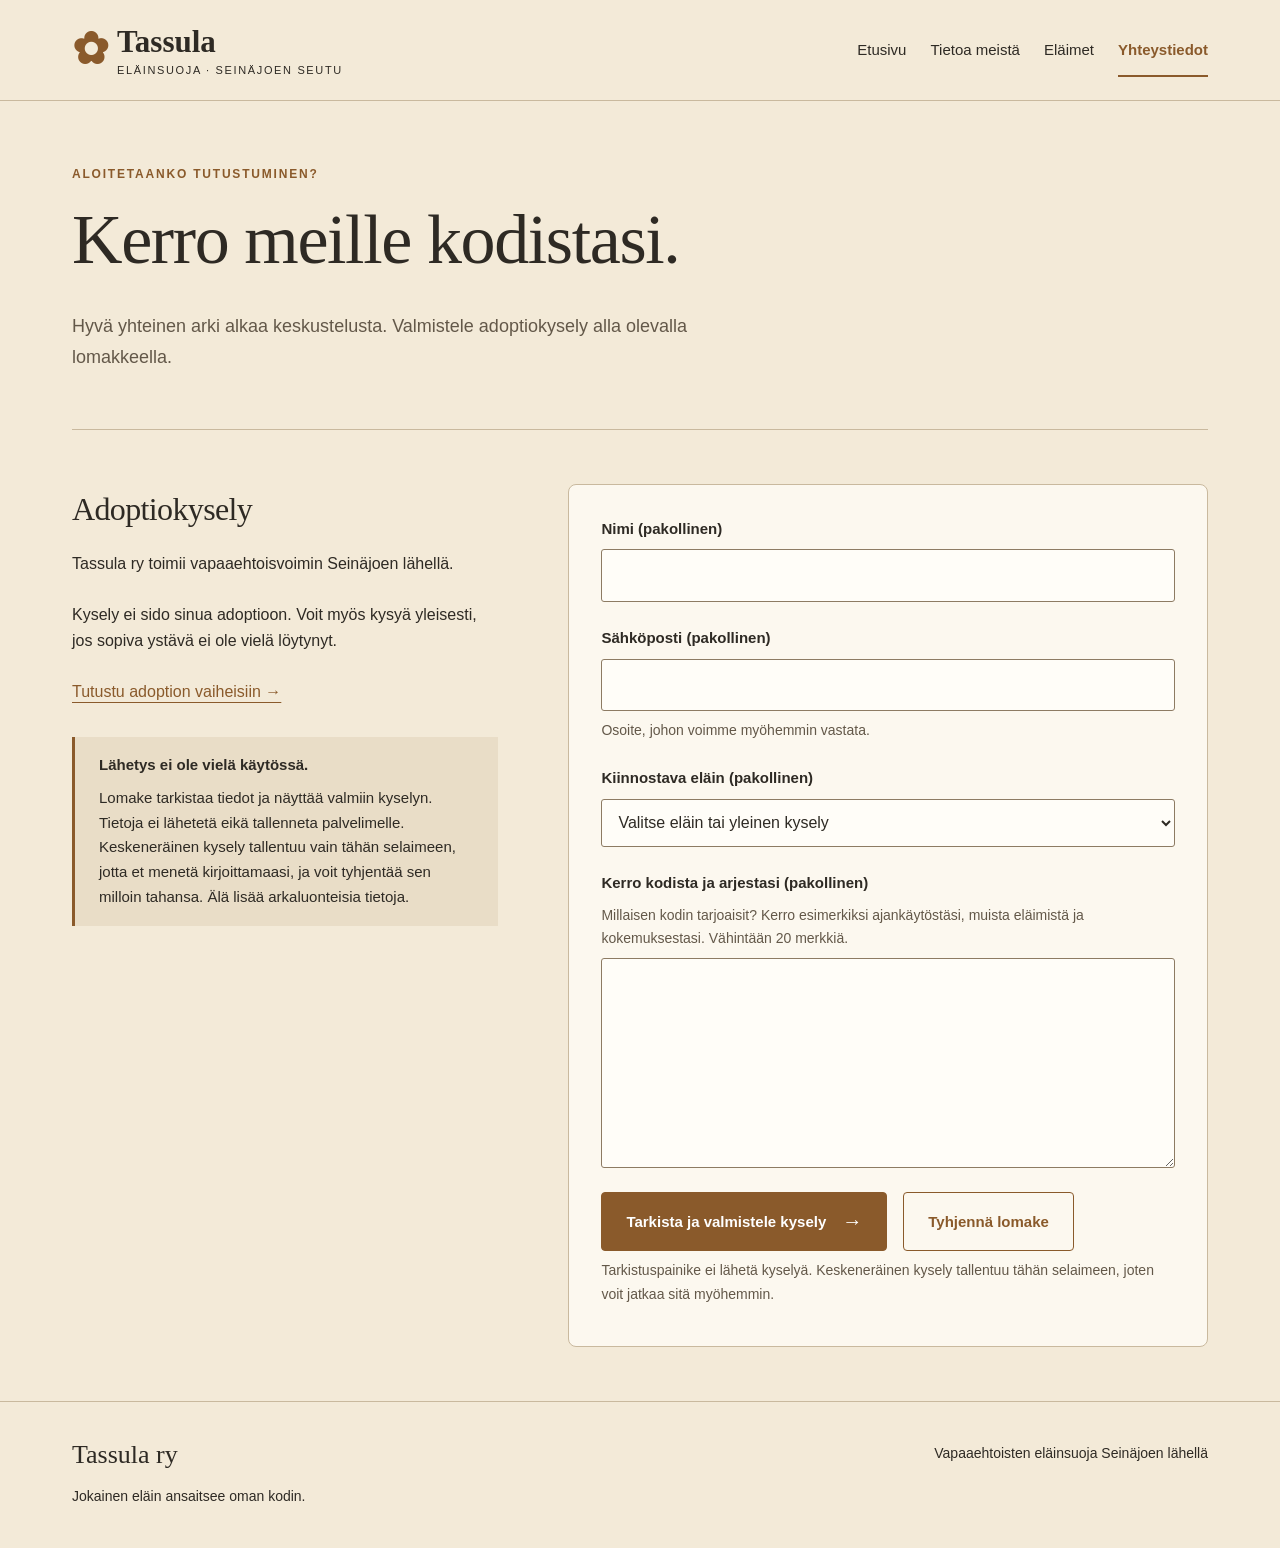
<file: contact.html>
<!doctype html>
<html lang="fi"><head><meta charset="UTF-8"><meta name="viewport" content="width=device-width, initial-scale=1.0"><meta name="description" content="Tassula ry – kotia odottavat eläimet, adoption vaiheet ja adoptiokysely."><title>Yhteystiedot ja adoptiokysely | Tassula ry</title><link rel="stylesheet" href="style.css"><script src="app.js" defer></script></head><body>
<a class="skip" href="#sisalto">Siirry sisältöön</a><header class="site-header"><div class="header-inner"><a class="brand" href="index.html" aria-label="Tassula ry – etusivu"><span class="brand-icon" aria-hidden="true">✿</span><span>Tassula<span class="brand-sub">ELÄINSUOJA · SEINÄJOEN SEUTU</span></span></a><nav aria-label="Päävalikko"><ul><li><a href="index.html">Etusivu</a></li><li><a href="about.html">Tietoa meistä</a></li><li><a href="listing.html">Eläimet</a></li><li><a href="contact.html" aria-current="page">Yhteystiedot</a></li></ul></nav></div></header>
<main id="sisalto" tabindex="-1"><section class="page-intro"><p class="eyebrow">ALOITETAANKO TUTUSTUMINEN?</p><h1>Kerro meille kodistasi.</h1><p class="lead">Hyvä yhteinen arki alkaa keskustelusta. Valmistele adoptiokysely alla olevalla lomakkeella.</p></section><div class="contact-layout section"><aside class="contact-note"><h2>Adoptiokysely</h2><p>Tassula ry toimii vapaaehtoisvoimin Seinäjoen lähellä.</p><p>Kysely ei sido sinua adoptioon. Voit myös kysyä yleisesti, jos sopiva ystävä ei ole vielä löytynyt.</p><a href="about.html#adoptio">Tutustu adoption vaiheisiin →</a><div class="notice"><strong>Lähetys ei ole vielä käytössä.</strong><p>Lomake tarkistaa tiedot ja näyttää valmiin kyselyn. Tietoja ei lähetetä eikä tallenneta palvelimelle. Keskeneräinen kysely tallentuu vain tähän selaimeen, jotta et menetä kirjoittamaasi, ja voit tyhjentää sen milloin tahansa. Älä lisää arkaluonteisia tietoja.</p></div></aside><div><noscript><p class="notice">Lomakkeen tarkistus vaatii JavaScriptin. Tietoja ei voi lähettää tässä versiossa.</p></noscript><form id="adoption-form"><div id="error-summary" class="error-summary" tabindex="-1" hidden><h2>Tarkista seuraavat tiedot</h2><ul></ul></div><p id="draft-status" class="draft-status" role="status"></p><fieldset id="form-fields" disabled><legend class="sr-only">Adoptiokyselyn tiedot</legend><div class="field"><label for="name">Nimi (pakollinen)</label><input id="name" name="name" autocomplete="name" required maxlength="100" aria-describedby="name-error"><p id="name-error" class="error" hidden></p></div><div class="field"><label for="email">Sähköposti (pakollinen)</label><input id="email" name="email" type="email" autocomplete="email" required maxlength="254" aria-describedby="email-help email-error"><p id="email-help" class="hint">Osoite, johon voimme myöhemmin vastata.</p><p id="email-error" class="error" hidden></p></div><div class="field"><label for="animal">Kiinnostava eläin (pakollinen)</label><select id="animal" name="animal" required aria-describedby="animal-error"><option value="">Valitse eläin tai yleinen kysely</option><option value="general">Yleinen adoptiokysely / en vielä tiedä</option></select><p id="animal-error" class="error" hidden></p></div><div class="field"><label for="message">Kerro kodista ja arjestasi (pakollinen)</label><p id="message-help" class="hint">Millaisen kodin tarjoaisit? Kerro esimerkiksi ajankäytöstäsi, muista eläimistä ja kokemuksestasi. Vähintään 20 merkkiä.</p><textarea id="message" name="message" rows="7" required minlength="20" maxlength="5000" aria-describedby="message-help message-error"></textarea><p id="message-error" class="error" hidden></p></div><div class="form-actions"><button class="button" type="submit">Tarkista ja valmistele kysely <span aria-hidden="true">→</span></button><button id="clear-form" class="button secondary" type="button">Tyhjennä lomake</button></div><p class="hint">Tarkistuspainike ei lähetä kyselyä. Keskeneräinen kysely tallentuu tähän selaimeen, joten voit jatkaa sitä myöhemmin.</p></fieldset></form><p id="form-status" class="form-status" role="status"></p><section id="success" class="success" aria-labelledby="success-title" hidden><p class="eyebrow">TIEDOT TARKISTETTU</p><h2 id="success-title">Kyselysi yhteenveto</h2><p><strong>Kyselyä ei ole vielä välitetty Tassulalle.</strong> Sähköpostiyhteys otetaan käyttöön myöhemmin. Voit tarkistaa tiedot ja kopioida ne omaan talteen. Tiedot säilyvät tässä selaimessa, kunnes tyhjennät lomakkeen.</p><dl id="summary-data"></dl></section></div></div></main>
<footer><div class="footer-inner"><div><strong>Tassula ry</strong><p>Jokainen eläin ansaitsee oman kodin.</p></div><div><p>Vapaaehtoisten eläinsuoja Seinäjoen lähellä</p></div></div></footer></body></html>
</file>
<file: style.css>
/* ==========================================================
   Tassula ry – style.css
   Yksi tyylitiedosto kaikille neljälle sivulle.

   Järjestys:
   1. Tokenit: värit, fontit ja välit (:root)
   2. Tumma tila
   3. Perusasetukset
   4. Yhteiset osat: ohituslinkki, header, valikko, footer
   5. Tekstit ja painikkeet
   6. Etusivu
   7. Eläinkortit ja eläinlista
   8. Tietoa meistä
   9. Yhteystiedot ja lomake
   10. Isommat näytöt (mobiili ensin: min-width)
   11. Käyttäjän asetukset: hover ja vähennetty liike

   Mobiili ensin: kohdat 1–9 ovat puhelinversio.
   Kohta 10 lisää asettelua, kun tilaa on enemmän.
   ========================================================== */


/* ---------- 1. Tokenit ---------- */

:root {
  color-scheme: light dark;

  /* Värit: "vanha paperi" toimeksiannosta */
  --bg: #f3ead8;             /* tausta, vanha paperi */
  --surface: #fcf8ef;        /* kortit, lomake */
  --surface-alt: #e9ddc7;    /* huomautuslaatikot */
  --text: #2e2a24;           /* teksti, tummanruskea */
  --muted: #635849;          /* aputekstit */
  --accent: #8a5a2b;         /* nahanruskea korostus: linkit, painikkeet */
  --accent-hover: #6c431d;   /* painike hiiren alla */
  --on-accent: #ffffff;      /* teksti korostusvärin päällä */
  --line: #c9b99e;           /* erotinviivat */
  --field-bg: #fffdf8;       /* lomakekentän tausta */
  --field-border: #8d7b63;   /* lomakekentän reuna */
  --error: #8c2721;          /* virheilmoitukset */
  --invert-bg: #2e2a24;      /* tumma kehotusalue sivun lopussa */
  --invert-text: #f3ead8;
  --invert-accent: #e1bb91;
  --invert-border: #2e2a24;
  --focus: #2e2a24;          /* näppäimistöfokuksen reunus */
  --shadow: rgb(46 42 36 / 0.25);    /* popover-valikon varjo */

  /* Fontit: kaksi järjestelmäfonttia, ei latausta */
  --font-heading: Georgia, "Times New Roman", serif;
  --font-text: Arial, Helvetica, sans-serif;

  /* Välit */
  --space-xs: 0.25rem;
  --space-s: 0.5rem;
  --space-m: 1rem;
  --space-l: 1.5rem;
  --space-xl: 2rem;
  --space-2xl: 3rem;
  --space-3xl: 4rem;

  /* Mitat */
  --page-width: 75rem;
  --page-padding: 1.25rem;
  --radius: 6px;
  --radius-card: 8px;
}


/* ---------- 2. Tumma tila ----------
   Muu CSS käyttää vain var()-arvoja, joten tumma tila
   vaihtaa pelkät tokenit. Korostusväri vaalenee, koska
   #8a5a2b tummalla taustalla olisi vain 2.98:1. */

@media (prefers-color-scheme: dark) {
  :root {
    --bg: #1d1915;
    --surface: #27211b;
    --surface-alt: #342b22;
    --text: #f1e9dd;
    --muted: #cdbfaa;
    --accent: #e2aa6f;
    --accent-hover: #f2c896;
    --on-accent: #1d1915;
    --line: #4d4236;
    --field-bg: #16130f;
    --field-border: #9c8b74;
    --error: #ffab9e;
    --invert-bg: #2f2720;
    --invert-text: #f1e9dd;
    --invert-accent: #e8b27a;
    --invert-border: #5a4b3c;
    --focus: #f1e9dd;
    --shadow: rgb(0 0 0 / 0.6);
  }
}


/* ---------- 3. Perusasetukset ---------- */

*,
*::before,
*::after {
  box-sizing: border-box;
}

/* Header ylhäällä, footer alhaalla myös lyhyillä sivuilla */
body {
  margin: 0;
  min-height: 100dvh;
  display: grid;
  grid-template-rows: auto 1fr auto;
  background: var(--bg);
  color: var(--text);
  font-family: var(--font-text);
  font-size: 1rem;
  line-height: 1.65;
  overflow-wrap: break-word;
}

main {
  width: 100%;
  min-width: 0;
  max-width: var(--page-width);
  margin-inline: auto;
  padding-inline: var(--page-padding);
}

/* Ohituslinkki vie fokuksen mainiin: ei reunusta koko sisällön ympärille */
main:focus {
  outline: none;
}

img {
  display: block;
  max-width: 100%;
  height: auto;
}

button,
input,
textarea,
select {
  font: inherit;
}

a {
  color: var(--accent);
  text-underline-offset: 0.3em;
}

/* Näkyvä fokus jokaiselle linkille, painikkeelle ja kentälle */
:focus-visible {
  outline: 3px solid var(--focus);
  outline-offset: 4px;
}

[hidden] {
  display: none;
}

/* Piilotettu näkyvistä, mutta ruudunlukija lukee */
.sr-only {
  position: absolute;
  width: 1px;
  height: 1px;
  padding: 0;
  margin: -1px;
  overflow: hidden;
  clip: rect(0, 0, 0, 0);
  white-space: nowrap;
  border: 0;
}


/* ---------- 4. Yhteiset osat ---------- */

.skip {
  position: fixed;
  top: -100px;
  left: var(--space-m);
  z-index: 10;
  padding: var(--space-s) var(--space-m);
  background: var(--text);
  color: var(--bg);
}

.skip:focus {
  top: var(--space-s);
}

.site-header {
  border-bottom: 1px solid var(--line);
}

.header-inner {
  max-width: var(--page-width);
  margin-inline: auto;
  padding: var(--space-l) var(--page-padding) var(--space-s);
  display: flex;
  flex-direction: column;
  gap: var(--space-s);
}

.brand {
  display: flex;
  align-items: center;
  gap: var(--space-s);
  color: var(--text);
  font-family: var(--font-heading);
  font-size: 1.75rem;
  font-weight: bold;
  line-height: 1.15;
  text-decoration: none;
}

.brand-icon {
  font-size: 2.5rem;
  color: var(--accent);
}

.brand-sub {
  display: block;
  margin-top: var(--space-xs);
  font-family: var(--font-text);
  font-size: 0.6875rem;
  font-weight: normal;
  letter-spacing: 0.15em;
}

nav ul {
  display: flex;
  flex-wrap: wrap;
  gap: 0 var(--space-l);
  margin: 0;
  padding: 0;
  list-style: none;
}

/* Isot napautuskohteet: noin 48 px korkea linkki */
nav a {
  display: inline-block;
  padding: 0.75rem 0;
  color: var(--text);
  font-size: 0.9375rem;
  text-decoration: none;
}

nav a[aria-current="page"] {
  color: var(--accent);
  font-weight: bold;
  box-shadow: 0 2px var(--accent);
}

footer {
  border-top: 1px solid var(--line);
}

.footer-inner {
  max-width: var(--page-width);
  margin-inline: auto;
  padding: var(--space-l) var(--page-padding);
  display: flex;
  flex-direction: column;
  gap: var(--space-m);
  font-size: 0.875rem;
}

.footer-inner strong {
  font-family: var(--font-heading);
  font-size: 1.625rem;
  font-weight: normal;
}

.footer-inner p {
  margin: var(--space-s) 0;
}


/* ---------- 5. Tekstit ja painikkeet ---------- */

h1,
h2,
h3 {
  font-family: var(--font-heading);
  font-weight: normal;
  line-height: 1.12;
  letter-spacing: -0.02em;
}

h1 {
  font-size: clamp(2.25rem, 6vw, 4.375rem);
  margin: var(--space-m) 0 var(--space-xl);
}

h2 {
  font-size: clamp(1.75rem, 3.5vw, 2.625rem);
  margin: var(--space-s) 0 var(--space-l);
}

h3 {
  font-size: 1.6875rem;
  margin: 0 0 var(--space-m);
}

p {
  margin: 0 0 var(--space-l);
}

.eyebrow {
  margin-bottom: var(--space-m);
  color: var(--accent);
  font-size: 0.75rem;
  font-weight: bold;
  letter-spacing: 0.15em;
}

.lead {
  max-width: 42rem;
  color: var(--muted);
  font-size: 1.125rem;
  line-height: 1.7;
}

.small,
.hint {
  color: var(--muted);
  font-size: 0.875rem;
}

.text-link {
  font-size: 0.9375rem;
  font-weight: bold;
}

.notice {
  padding: var(--space-m) var(--space-l);
  border-left: 3px solid var(--accent);
  background: var(--surface-alt);
  color: var(--text);
  font-size: 0.9375rem;
}

.notice p {
  margin: var(--space-s) 0 0;
}

.button {
  display: inline-flex;
  align-items: center;
  justify-content: center;
  gap: var(--space-m);
  min-height: 48px;
  max-width: 100%;
  padding: 0.75rem var(--space-l);
  border: 1px solid var(--accent);
  border-radius: 4px;
  background: var(--accent);
  color: var(--on-accent);
  font-size: 0.9375rem;
  font-weight: bold;
  text-align: center;
  text-decoration: none;
  cursor: pointer;
  transition: background-color 0.15s, color 0.15s;
}

.button span {
  font-size: 1.25rem;
}

/* Vaalea painike tummalla kehotusalueella */
.button.light {
  border-color: var(--invert-text);
  background: var(--invert-text);
  color: var(--invert-bg);
}

/* Toissijainen painike: vain reunus (Järjestys, Tyhjennä lomake) */
.button.secondary {
  background: transparent;
  color: var(--accent);
}

.section {
  padding: var(--space-xl) 0;
}

.section-heading {
  display: flex;
  flex-direction: column;
  align-items: flex-start;
  margin-bottom: var(--space-l);
}

/* Tumma kehotusalue sivun lopussa */
.cta {
  --focus: var(--invert-text);   /* fokusreunus näkyy myös tummalla taustalla */
  display: flex;
  flex-direction: column;
  align-items: flex-start;
  gap: var(--space-l);
  margin: var(--space-m) 0 var(--space-xl);
  padding: var(--space-l);
  border: 1px solid var(--invert-border);
  border-radius: var(--radius);
  background: var(--invert-bg);
  color: var(--invert-text);
}

.cta h2 {
  font-size: 1.875rem;
}

.cta p {
  margin-bottom: 0;
}

.cta .eyebrow {
  color: var(--invert-accent);
}

.cta .button {
  flex-shrink: 0;
}

.page-intro {
  padding: var(--space-xl) 0;
  border-bottom: 1px solid var(--line);
}

.page-intro h1 {
  max-width: 53rem;
}


/* ---------- 6. Etusivu ---------- */

.hero {
  display: grid;
  gap: var(--space-xl);
  padding: var(--space-xl) 0;
}

.hero h1 em {
  color: var(--accent);
  font-weight: normal;
}

.hero .lead {
  max-width: 27rem;
  font-size: 1.0625rem;
}

.actions {
  display: flex;
  flex-wrap: wrap;
  align-items: center;
  gap: var(--space-l);
  margin: var(--space-xl) 0 var(--space-l);
}

.hero-photo {
  position: relative;
  margin: 0;
}

.hero-photo img {
  width: 100%;
  height: 25rem;
  object-fit: cover;
  object-position: center 43%;
  border-radius: 140px 140px 4px 4px;
}

.hero-photo figcaption {
  position: absolute;
  right: var(--space-m);
  bottom: var(--space-m);
  left: var(--space-m);
  padding: 0.75rem var(--space-m);
  background: var(--bg);
  font-family: var(--font-heading);
  font-size: 1rem;
  font-style: italic;
  text-align: center;
}

.intro-strip {
  padding: var(--space-xl) 0;
  border-block: 1px solid var(--line);
}

.intro-strip h2 {
  margin: var(--space-m) 0;
  font-size: 1.9375rem;
}

.intro-strip p {
  margin: 0;
}

.intro-strip > p:last-child {
  font-size: 0.9375rem;
}


/* ---------- 7. Eläinkortit ja eläinlista ---------- */

/* Niin monta 16rem:n saraketta kuin mahtuu: puhelimella yksi */
.animal-grid {
  display: grid;
  grid-template-columns: repeat(auto-fit, minmax(min(16rem, 100%), 1fr));
  gap: var(--space-l);
}

.animal-card {
  display: flex;
  flex-direction: column;
  overflow: hidden;
  border: 1px solid var(--line);
  border-radius: var(--radius-card);
  background: var(--surface);
}

.animal-card img {
  width: 100%;
  aspect-ratio: 4 / 3;
  object-fit: cover;
  object-position: center 38%;
}

.card-body {
  display: flex;
  flex: 1;
  flex-direction: column;
  padding: var(--space-l);
}

.animal-card h2,
.animal-card h3 {
  margin: var(--space-xs) 0 var(--space-m);
  font-size: 2rem;
}

.species {
  margin: 0;
  color: var(--accent);
  font-size: 0.75rem;
  font-weight: bold;
  letter-spacing: 0.1em;
  text-transform: uppercase;
}

.story {
  flex: 1;
  font-size: 0.9375rem;
}

.arrived {
  margin-bottom: var(--space-s);
  color: var(--muted);
  font-size: 0.875rem;
}

.animal-card .text-link {
  align-self: flex-start;
  margin-top: var(--space-s);
}

.listing-section {
  padding-top: var(--space-xl);
}

/* Lajisuodatin: valintanapit näkyvät pillereinä */
.filters {
  margin: var(--space-xl) 0 var(--space-m);
  padding: 0;
  border: 0;
}

.filters legend {
  margin-bottom: 0.75rem;
  padding: 0;
  font-size: 0.9375rem;
  font-weight: bold;
}

.filter-options {
  display: flex;
  flex-wrap: wrap;
  gap: 0.625rem;
}

.filter-options label {
  position: relative;
  cursor: pointer;
}

.filter-options input {
  position: absolute;
  inset: 0;
  width: 100%;
  height: 100%;
  margin: 0;
  opacity: 0;
  cursor: pointer;
}

.filter-options span {
  display: block;
  padding: 0.625rem 1.125rem;
  border: 1px solid var(--accent);
  border-radius: 30px;
  font-size: 0.9375rem;
}

.filter-options input:checked + span {
  background: var(--accent);
  color: var(--on-accent);
}

.filter-options input:focus-visible + span {
  outline: 3px solid var(--focus);
  outline-offset: 4px;
}

/* Järjestysvalikko: painike avaa popoverin (HTML:n popover-attribuutti).
   Selain hoitaa avaamisen, Escin, ulkopuolelle klikkaamisen ja fokuksen.
   Popoverille ei anneta displayta: se kumoaisi selaimen piilotuksen. */
.sort {
  margin-bottom: var(--space-m);
}

/* Ankkuri, jonka alle valikko sijoitetaan.
   inline-block: teksti rivittyy kapealla näytöllä tavallisena tekstinä. */
.sort-toggle {
  display: inline-block;
  text-align: left;
  anchor-name: --sort;
}

/* Painikkeen tekstit samankokoisina (.button span on nuolta varten isompi) */
.sort-toggle span {
  font-size: inherit;
}

.sort-menu {
  /* Ankkurisijoittelu: painikkeen alle, tasattuna sen vasempaan reunaan.
     Jos alla ei ole tilaa, valikko kääntyy painikkeen yläpuolelle.
     Vanhemmassa selaimessa valikko avautuu keskelle ja toimii silti. */
  position-anchor: --sort;
  position-area: bottom span-right;
  position-try-fallbacks: flip-block;
  inset: auto;
  margin: var(--space-xs) 0 0;
  width: min(20rem, 100vw - 2rem);
  padding: var(--space-m);
  border: 1px solid var(--line);
  border-radius: var(--radius-card);
  background: var(--surface);
  color: var(--text);
  box-shadow: 0 0.5rem 1.5rem var(--shadow);
}

.sort-title {
  margin: 0 0 var(--space-s);
  font-weight: bold;
}

.sort-menu ul {
  display: grid;
  gap: var(--space-xs);
  margin: 0;
  padding: 0;
  list-style: none;
}

.sort-menu button {
  width: 100%;
  min-height: 44px;
  padding: 0.625rem var(--space-m);
  border: 1px solid transparent;
  border-radius: 4px;
  background: transparent;
  color: var(--text);
  text-align: left;
  cursor: pointer;
}

/* Valittu järjestys, sama tapa kuin luennon suodatinpainikkeissa */
.sort-menu button[aria-pressed="true"] {
  background: var(--accent);
  color: var(--on-accent);
  font-weight: bold;
}

/* Tilarivi: "Näytetään 3 / 3 kotia odottavaa eläintä…" */
.listing-section [role="status"] {
  color: var(--muted);
  font-size: 0.9375rem;
}


/* ---------- 8. Tietoa meistä ---------- */

.about-split {
  display: grid;
  gap: var(--space-xl);
}

.about-split img {
  width: 100%;
  height: 21.875rem;
  object-fit: cover;
  object-position: center 35%;
  border-radius: var(--radius) 100px var(--radius) var(--radius);
}

/* Adoption vaiheet: numerot 01–04 CSS-laskurilla */
.steps {
  display: grid;
  gap: var(--space-m);
  margin: var(--space-xl) 0;
  padding: 0;
  list-style: none;
  counter-reset: step;
}

.steps li {
  position: relative;
  padding: var(--space-l) 0 0 3rem;
  border-top: 1px solid var(--line);
  counter-increment: step;
}

.steps li::before {
  content: "0" counter(step);
  position: absolute;
  left: 0;
  color: var(--accent);
  font-family: var(--font-heading);
  font-size: 1.6875rem;
}

.steps p {
  max-width: 26rem;
}


/* ---------- 9. Yhteystiedot ja lomake ---------- */

.contact-layout {
  display: grid;
  gap: var(--space-xl);
}

.contact-note h2 {
  font-size: 2rem;
}

.contact-note .notice {
  margin-top: var(--space-xl);
}

form {
  padding: var(--space-l);
  border: 1px solid var(--line);
  border-radius: var(--radius-card);
  background: var(--surface);
}

form fieldset {
  min-width: 0;
  margin: 0;
  padding: 0;
  border: 0;
}

.field {
  margin-bottom: var(--space-l);
}

.field label {
  display: block;
  margin-bottom: var(--space-s);
  font-size: 0.9375rem;
  font-weight: bold;
}

.field input,
.field select,
.field textarea {
  display: block;
  width: 100%;
  min-height: 48px;
  padding: 0.75rem;
  border: 1px solid var(--field-border);
  border-radius: 3px;
  background: var(--field-bg);
  color: var(--text);
}

.field textarea {
  resize: vertical;
}

.hint {
  margin: var(--space-s) 0;
}

.error {
  margin: var(--space-s) 0 0;
  color: var(--error);
  font-size: 0.9375rem;
  font-weight: bold;
}

.field [aria-invalid="true"] {
  border: 2px solid var(--error);
}

.error-summary {
  margin-bottom: var(--space-l);
  padding: var(--space-m);
  border: 2px solid var(--error);
}

.error-summary h2 {
  font-size: 1.5625rem;
}

.error-summary a {
  color: var(--error);
}

.success {
  padding: var(--space-m);
  border: 2px solid var(--accent);
  border-radius: var(--radius-card);
  background: var(--surface);
}

.success h2 {
  font-size: 2rem;
}

.success dt {
  margin-top: var(--space-m);
  font-weight: bold;
}

.success dd {
  margin: var(--space-xs) 0 var(--space-m);
  white-space: pre-wrap;
  overflow-wrap: anywhere;
}

/* Tarkistus- ja tyhjennyspainike rinnakkain, kapealla allekkain */
.form-actions {
  display: flex;
  flex-wrap: wrap;
  gap: var(--space-m);
}

/* "Kysely on valmis" -tilarivi lomakkeen alla (role="status") */
.form-status:not(:empty) {
  margin: var(--space-l) 0;
  padding: var(--space-m) var(--space-l);
  border-left: 3px solid var(--accent);
  background: var(--surface-alt);
  color: var(--text);
  font-weight: bold;
}

.form-status:empty {
  margin: 0;
}

/* Kertoo palautetusta tai tyhjennetystä kyselystä (localStorage) */
.draft-status {
  color: var(--muted);
  font-size: 0.9375rem;
}

.draft-status:empty {
  margin: 0;
}

/* Virheyhteenveto ja valmis kysely saavat fokuksen JavaScriptillä */
.error-summary:focus,
.success:focus {
  outline: 3px solid var(--focus);
  outline-offset: 4px;
}


/* ---------- 10. Isommat näytöt ---------- */

/* Tabletti ja iso puhelin vaakatasossa: 640 px ylöspäin */
@media (min-width: 40rem) {
  :root {
    --page-padding: 2rem;
  }

  .section {
    padding: 3.375rem 0;
  }

  .section-heading {
    flex-direction: row;
    justify-content: space-between;
    align-items: center;
    gap: var(--space-m);
    margin-bottom: 0;
  }

  .page-intro {
    padding: var(--space-3xl) 0 var(--space-xl);
  }

  .hero-photo img {
    height: 28.75rem;
  }

  .hero-photo figcaption {
    font-size: 1.125rem;
  }

  .intro-strip {
    display: grid;
    grid-template-columns: 1fr 1.5fr;
    align-items: center;
    gap: var(--space-xl);
    padding: 2.375rem 0;
  }

  .intro-strip > .eyebrow {
    grid-column: 1 / -1;
  }

  .intro-strip h2 {
    margin: 0;
  }

  .about-split {
    grid-template-columns: 1fr 1.1fr;
    align-items: center;
  }

  .steps {
    grid-template-columns: 1fr 1fr;
    gap: var(--space-xl);
  }

  .steps li {
    padding-left: 3.75rem;
  }

  .cta {
    padding: var(--space-xl);
  }

  .cta h2 {
    font-size: 2.125rem;
  }

  form,
  .success {
    padding: var(--space-xl);
  }

  .footer-inner {
    flex-direction: row;
    justify-content: space-between;
    padding-block: var(--space-xl);
  }
}

/* Läppäri ja työpöytä: 880 px ylöspäin */
@media (min-width: 55rem) {
  .header-inner {
    flex-direction: row;
    align-items: center;
    justify-content: space-between;
    gap: var(--space-xl);
    padding-block: var(--space-l);
  }

  .brand {
    font-size: 1.9375rem;
  }

  .brand-icon {
    font-size: 2.75rem;
  }

  .hero {
    grid-template-columns: 1.08fr 1fr;
    align-items: center;
    gap: var(--space-3xl);
    padding: 3.75rem 0;
  }

  .hero-photo img {
    height: 35rem;
    border-radius: 180px 180px var(--radius) var(--radius);
  }

  .intro-strip {
    grid-template-columns: 0.8fr 1.2fr 1.3fr;
  }

  .intro-strip > .eyebrow {
    grid-column: auto;
  }

  .about-split {
    gap: var(--space-3xl);
  }

  .about-split img {
    height: 26.25rem;
  }

  .contact-layout {
    grid-template-columns: 0.8fr 1.2fr;
    gap: 4.375rem;
  }

  .cta {
    flex-direction: row;
    align-items: center;
    justify-content: space-between;
    margin-bottom: 3.75rem;
    padding: 2.5rem;
  }

  .filter-options span {
    padding-inline: var(--space-l);
  }
}


/* ---------- 11. Käyttäjän asetukset ---------- */

/* Hover-efektit vain laitteilla, joissa on hiiri */
@media (hover: hover) {
  a:hover {
    text-decoration-thickness: 2px;
  }

  .button:hover {
    border-color: var(--accent-hover);
    background: var(--accent-hover);
    color: var(--on-accent);
  }

  .sort-menu button:hover {
    border-color: var(--accent);
  }
}

@media (prefers-reduced-motion: reduce) {
  .button {
    transition: none;
  }
}
</file>
